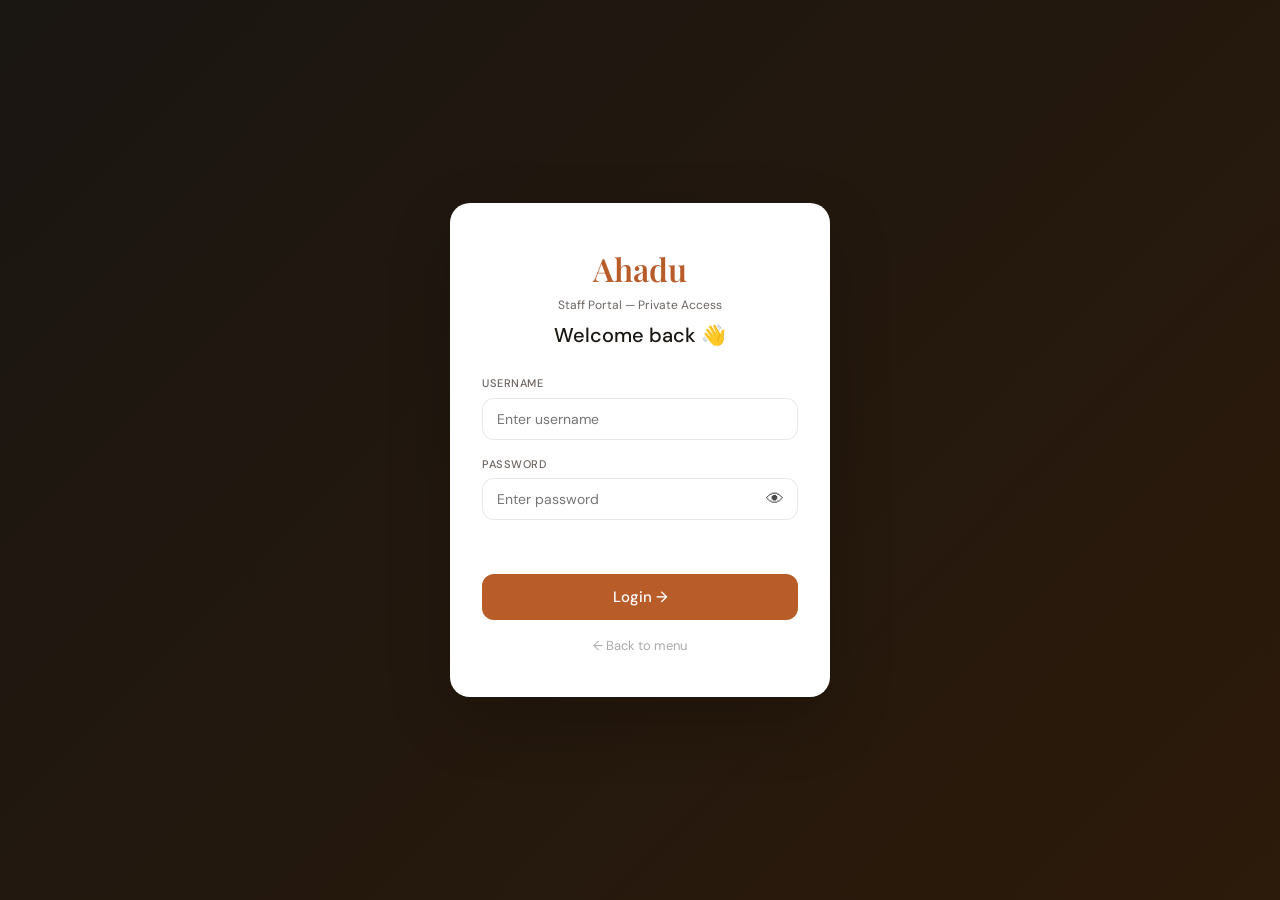
<file: admin.html>
<!DOCTYPE html>
<html lang="en">
<head>
  <meta charset="UTF-8"/>
  <meta name="viewport" content="width=device-width, initial-scale=1.0"/>
  <title>Admin — Ahadu Café</title>
  <meta name="robots" content="noindex, nofollow"/>
  <link rel="stylesheet" href="style.css"/>
  <link href="https://fonts.googleapis.com/css2?family=Playfair+Display:ital,wght@0,500;0,600&family=DM+Sans:opsz,wght@9..40,400;9..40,500&display=swap" rel="stylesheet"/>
</head>
<body class="admin-body">

<!-- LOGIN -->
<div class="a-login" id="aLogin">
  <div class="a-login-bg"></div>
  <div class="a-login-card">
    <div class="alc-logo">Ahadu</div>
    <div class="alc-sub">Staff Portal — Private Access</div>
    <div class="alc-title">Welcome back 👋</div>
    <div class="fg mt">
      <label>Username</label>
      <input type="text" id="lUser" placeholder="Enter username" autocomplete="off" onkeydown="if(event.key==='Enter')doLogin()"/>
    </div>
    <div class="fg">
      <label>Password</label>
      <div style="position:relative">
        <input type="password" id="lPass" placeholder="Enter password" onkeydown="if(event.key==='Enter')doLogin()"/>
        <button class="pw-eye" onclick="togglePw()" type="button">👁</button>
      </div>
    </div>
    <div class="lerr" id="lErr"></div>
    <button class="btn btn-primary" style="width:100%;padding:13px;font-size:15px;margin-top:1.25rem" onclick="doLogin()">Login →</button>
    <a href="index.html" class="back-link">← Back to menu</a>
  </div>
</div>

<!-- DASHBOARD -->
<div class="a-dash" id="aDash" style="display:none">

  <!-- SIDEBAR -->
  <aside class="a-sidebar" id="aSidebar">
    <div class="a-sb-logo">Ahadu</div>
    <div class="a-sb-user" id="sbUser"></div>
    <nav class="a-sb-nav">
      <button class="sbn active" onclick="goTab('dashboard',this)"><span>📊</span>Dashboard</button>
      <button class="sbn" onclick="goTab('orders',this)"><span>📋</span>Live Orders</button>
      <button class="sbn" onclick="goTab('reservations',this)"><span>📅</span>Reservations</button>
      <button class="sbn" onclick="goTab('menu',this)"><span>🍽️</span>Menu Status</button>
      <button class="sbn" id="sbnAdmins" onclick="goTab('admins',this)"><span>👥</span>Manage Admins</button>
      <button class="sbn" onclick="goTab('qr',this)"><span>📱</span>QR Codes</button>
    </nav>
    <button class="a-sb-logout" onclick="doLogout()">← Logout</button>
  </aside>

  <main class="a-main">

    <!-- ══ DASHBOARD ══ -->
    <div class="tpanel" id="tDashboard">
      <div class="a-ph">
        <div><h1 class="a-h1">Dashboard</h1><p class="a-sub" id="dashGreeting"></p></div>
        <button class="btn-sm btn-green" onclick="refreshAll()">↻ Refresh</button>
      </div>

      <!-- STAT CARDS -->
      <div class="dash-stats" id="dashStats"></div>

      <!-- CHARTS ROW -->
      <div class="dash-charts">
        <div class="dash-chart-card">
          <div class="dcc-title">📦 Orders by type (today)</div>
          <div class="donut-wrap" id="donutWrap">
            <canvas id="donutChart" width="160" height="160"></canvas>
            <div class="donut-legend" id="donutLegend"></div>
          </div>
        </div>
        <div class="dash-chart-card">
          <div class="dcc-title">⏱ Orders over time (today)</div>
          <canvas id="lineChart" width="320" height="160" style="max-width:100%"></canvas>
        </div>
      </div>

      <!-- LIVE FEED -->
      <div class="dash-live">
        <div class="dcc-title">🔴 Live order feed <span class="live-dot"></span></div>
        <div id="dashFeed"></div>
      </div>
    </div>

    <!-- ══ LIVE ORDERS ══ -->
    <div class="tpanel" id="tOrders" style="display:none">
      <div class="a-ph">
        <div><h1 class="a-h1">Live Orders</h1><p class="a-sub">Real-time orders from all channels</p></div>
        <div class="a-ph-btns">
          <button class="btn-sm btn-green" onclick="refreshOrders()">↻ Refresh</button>
          <button class="btn-sm btn-red" onclick="clearOrders()">Clear all</button>
        </div>
      </div>
      <div class="orders-summary" id="ordersSummary"></div>
      <div class="a-fbar" style="margin-top:1rem">
        <button class="af active" onclick="filterOrders('all',this)">All</button>
        <button class="af" onclick="filterOrders('dine',this)">🪑 Dine In</button>
        <button class="af" onclick="filterOrders('takeaway',this)">🥡 Takeaway</button>
        <button class="af" onclick="filterOrders('delivery',this)">🛵 Delivery</button>
      </div>
      <div class="orders-wrap" id="ordersWrap"></div>
    </div>

    <!-- ══ RESERVATIONS ══ -->
    <div class="tpanel" id="tReservations" style="display:none">
      <div class="a-ph">
        <div><h1 class="a-h1">Reservations</h1><p class="a-sub">Manage table bookings</p></div>
        <div class="a-ph-btns">
          <button class="btn-sm btn-green" onclick="renderReservations()">↻ Refresh</button>
          <button class="btn-sm btn-red" onclick="clearReservations()">Clear all</button>
        </div>
      </div>
      <!-- Date filter -->
      <div class="res-filter-row">
        <div class="fg" style="max-width:200px;margin:0">
          <label>Filter by date</label>
          <input type="date" id="resFilterDate" onchange="renderReservations()"/>
        </div>
        <div class="res-stats" id="resStats"></div>
      </div>
      <div class="res-list" id="resList"></div>
    </div>

    <!-- ══ MENU STATUS ══ -->
    <div class="tpanel" id="tMenu" style="display:none">
      <div class="a-ph">
        <div><h1 class="a-h1">Menu Status</h1><p class="a-sub">Toggle items available or sold out</p></div>
        <div class="a-ph-btns">
          <button class="btn-sm btn-green" onclick="allAvail()">✓ All Available</button>
          <button class="btn-sm btn-red" onclick="allSoldOut()">✕ All Sold Out</button>
        </div>
      </div>
      <div class="a-fbar">
        <button class="af active" onclick="aFilter('all',this)">All</button>
        <button class="af" onclick="aFilter('burger',this)">🍔 Burgers</button>
        <button class="af" onclick="aFilter('pizza',this)">🍕 Pizza</button>
        <button class="af" onclick="aFilter('noodles',this)">🍜 Noodles</button>
        <button class="af" onclick="aFilter('sides',this)">🍟 Sides</button>
      </div>
      <div class="a-mgrid" id="aMGrid"></div>
    </div>

    <!-- ══ ADMINS ══ -->
    <div class="tpanel" id="tAdmins" style="display:none">
      <div class="a-ph">
        <div><h1 class="a-h1">Manage Admins</h1><p class="a-sub">Add or remove staff with panel access</p></div>
        <button class="btn btn-primary" onclick="openAddAdmin()">+ Add Admin</button>
      </div>
      <div class="admins-wrap" id="adminsWrap"></div>
    </div>

    <!-- ══ QR CODES ══ -->
    <div class="tpanel" id="tQr" style="display:none">
      <div class="a-ph">
        <div><h1 class="a-h1">QR Codes</h1><p class="a-sub">Generate per-table QR codes for scanning</p></div>
      </div>
      <div class="qr-url-row">
        <div class="fg" style="flex:1;max-width:440px">
          <label>Your website URL</label>
          <input type="text" id="qrBaseUrl" value="https://ahaducafe.netlify.app" oninput="renderQrGrid()"/>
        </div>
        <p class="qr-hint">Paste your real Netlify URL. All QR codes update instantly.</p>
      </div>
      <div class="table-count-row">
        <label>Number of tables:</label>
        <div class="table-count-btns">
          <button class="tc-btn active" onclick="setTableCount(5,this)">5</button>
          <button class="tc-btn" onclick="setTableCount(10,this)">10</button>
          <button class="tc-btn" onclick="setTableCount(15,this)">15</button>
          <button class="tc-btn" onclick="setTableCount(20,this)">20</button>
          <button class="tc-btn" onclick="setTableCount(30,this)">30</button>
        </div>
        <button class="btn-sm btn-outline" style="margin-left:auto" onclick="dlAllQr()">⬇ Download All</button>
      </div>
      <div class="general-qr-row">
        <div class="gen-qr-card">
          <div class="gen-qr-label">🌐 General QR — Takeaway / Delivery / Walk-in</div>
          <div class="gen-qr-sub">Put at entrance or counter. Customers choose their order type.</div>
          <div id="generalQrImg" style="margin:12px 0"></div>
          <div style="display:flex;gap:10px;flex-wrap:wrap">
            <button class="btn btn-primary" onclick="dlQr('general',0)">⬇ Download</button>
            <button class="btn-sm btn-outline" onclick="printQr('general',0)">🖨 Print</button>
          </div>
        </div>
      </div>
      <div class="qr-table-grid" id="qrTableGrid"></div>
      <div class="launch-guide" style="margin-top:2rem">
        <div class="lg-title">🚀 How to launch — step by step</div>
        <div class="lg-steps">
          <div class="lg-step"><div class="lg-num">1</div><div><strong>Put all 6 files in one folder</strong><p>index.html, admin.html, style.css, app.js, admin.js, menu-data.js</p></div></div>
          <div class="lg-step"><div class="lg-num">2</div><div><strong>Go to netlify.com</strong><p>Sign up free at <a href="https://netlify.com" target="_blank">netlify.com</a>.</p></div></div>
          <div class="lg-step"><div class="lg-num">3</div><div><strong>Drag & drop your folder</strong><p>Click "Add new site" → "Deploy manually" → drag your folder.</p></div></div>
          <div class="lg-step"><div class="lg-num">4</div><div><strong>Get your URL & paste above</strong><p>Rename to <em>ahaducafe.netlify.app</em> in settings.</p></div></div>
          <div class="lg-step"><div class="lg-num">5</div><div><strong>Print your table QR codes</strong><p>Download each table QR and laminate them on tables.</p></div></div>
          <div class="lg-step lg-step-done"><div class="lg-num">✓</div><div><strong>You're live!</strong><p>Admin at <em>yoursite.netlify.app/admin.html</em> — bookmark it.</p></div></div>
        </div>
      </div>
    </div>

  </main>
</div>

<!-- ADD ADMIN MODAL -->
<div class="overlay" id="addAdminOv" onclick="closeAddAdmin(event)">
  <div class="modal" style="max-width:420px;padding:2rem">
    <button class="modal-x" onclick="closeAddAdminBtn()">✕</button>
    <h3 class="mtitle">Add New Admin</h3>
    <p style="font-size:13px;color:#888;margin-bottom:1.5rem">They log in at <em>yoursite.netlify.app/admin.html</em></p>
    <div class="fg"><label>Full name</label><input type="text" id="nName" placeholder="Sara Tesfaye"/></div>
    <div class="fg"><label>Username</label><input type="text" id="nUser" placeholder="sara"/></div>
    <div class="fg"><label>Password</label><input type="password" id="nPass" placeholder="Min. 6 characters"/></div>
    <div class="fg">
      <label>Role</label>
      <select id="nRole">
        <option value="admin">Admin — manage menu + admins</option>
        <option value="staff">Staff — manage menu only</option>
      </select>
    </div>
    <div class="lerr" id="addErr"></div>
    <button class="btn btn-primary" style="width:100%;padding:13px;margin-top:1rem" onclick="saveAdmin()">Add Admin</button>
  </div>
</div>

<div class="a-toast" id="aToast"></div>
<script src="menu-data.js"></script>
<script src="admin.js"></script>
</body>
</html>
</file>
<file: style.css>
/* Ahadu Café — Complete Stylesheet v6 */
:root{
  --br:#B85C2A;--brd:#8F4520;--brl:#FFF3EC;
  --bg:#FAFAF7;--bg2:#F3EFE8;
  --ink:#1A1612;--ink2:#111;--ink3:#0D0D0D;
  --mu:#6B6460;--sub:#888780;
  --bor:rgba(0,0,0,.09);
  --grn:#27800A;--grnb:#EAF3DE;
  --red:#CC2200;--redb:#FFF0EE;
  --r:12px;--rl:20px;
  --sh:0 8px 40px rgba(0,0,0,.12);
  --shl:0 24px 64px rgba(0,0,0,.18);
}
*,*::before,*::after{box-sizing:border-box;margin:0;padding:0}
html{scroll-behavior:smooth}
body{font-family:'DM Sans',sans-serif;background:var(--bg);color:var(--ink);line-height:1.6;overflow-x:hidden}
img{display:block;max-width:100%}
.cursor,.cursor-dot{display:none!important}

/* KEYFRAMES */
@keyframes fadeUp{from{opacity:0;transform:translateY(28px)}to{opacity:1;transform:translateY(0)}}
@keyframes fadeIn{from{opacity:0}to{opacity:1}}
@keyframes fadeLeft{from{opacity:0;transform:translateX(36px)}to{opacity:1;transform:translateX(0)}}
@keyframes fadeRight{from{opacity:0;transform:translateX(-36px)}to{opacity:1;transform:translateX(0)}}
@keyframes spin{from{transform:rotate(0)}to{transform:rotate(360deg)}}
@keyframes spinR{from{transform:rotate(0)}to{transform:rotate(-360deg)}}
@keyframes float{0%,100%{transform:translateY(0)}50%{transform:translateY(-12px)}}
@keyframes floatA{0%,100%{transform:translateY(0) rotate(-2deg)}50%{transform:translateY(-8px) rotate(-2deg)}}
@keyframes ticker{from{transform:translateX(0)}to{transform:translateX(-50%)}}
@keyframes loaderFill{from{width:0}to{width:100%}}
@keyframes blink{0%,100%{opacity:1}50%{opacity:.2}}
@keyframes pop{0%{transform:scale(0)}60%{transform:scale(1.2)}100%{transform:scale(1)}}
@keyframes ringOut{0%{transform:scale(1);opacity:.5}100%{transform:scale(1.9);opacity:0}}
@keyframes ripple{0%{transform:translate(-50%,-50%) scale(0);opacity:.4}100%{transform:translate(-50%,-50%) scale(5);opacity:0}}
@keyframes glowPulse{0%,100%{box-shadow:0 0 0 rgba(184,92,42,0)}50%{box-shadow:0 0 28px rgba(184,92,42,.35)}}
@keyframes stepPulse{0%,100%{color:var(--br)}50%{color:var(--brd)}}
@keyframes shake{0%,100%{transform:translateX(0)}20%,60%{transform:translateX(-8px)}40%,80%{transform:translateX(8px)}}
@keyframes slideFadeUp{from{opacity:0;transform:translateY(18px)}to{opacity:1;transform:translateY(0)}}
@keyframes dotsBlink{0%,80%,100%{opacity:0}40%{opacity:1}}
@keyframes tableBannerIn{from{opacity:0;transform:translateY(-100%)}to{opacity:1;transform:translateY(0)}}
@keyframes liveFlash{0%,100%{opacity:1}50%{opacity:.3}}

/* AOS */
.aos-init{opacity:0}
.aos-done.aos-fadeUp{animation:fadeUp .65s cubic-bezier(.22,1,.36,1) both}

/* LOADER */
.loader{position:fixed;inset:0;background:var(--ink3);z-index:9999;display:flex;align-items:center;justify-content:center;transition:opacity .7s,visibility .7s}
.loader.out{opacity:0;visibility:hidden}
.loader-inner{text-align:center}
.loader-logo{font-family:'Playfair Display',serif;font-size:56px;font-weight:600;color:#fff;letter-spacing:-1px}
.loader-tagline{font-family:'Playfair Display',serif;font-style:italic;font-size:22px;color:rgba(255,255,255,.35);margin-top:-6px;margin-bottom:1.5rem}
.loader-bar{width:240px;height:3px;background:rgba(255,255,255,.1);border-radius:3px;margin:0 auto 1.25rem;overflow:hidden}
.loader-fill{height:100%;background:linear-gradient(90deg,var(--br),#E8835A);border-radius:3px;animation:loaderFill 1.9s cubic-bezier(.4,0,.2,1) forwards}
.loader-dots{display:flex;gap:8px;justify-content:center}
.loader-dots span{width:6px;height:6px;border-radius:50%;background:rgba(255,255,255,.3);animation:dotsBlink 1.2s ease infinite}
.loader-dots span:nth-child(2){animation-delay:.2s}
.loader-dots span:nth-child(3){animation-delay:.4s}

/* TABLE BANNER */
.table-banner{position:sticky;top:0;z-index:190;background:var(--br);color:#fff;display:flex;align-items:center;justify-content:center;gap:12px;padding:10px 1.5rem;font-size:14px;font-weight:500;animation:tableBannerIn .5s ease}
.table-banner-icon{font-size:18px}
.table-banner-change{margin-left:auto;background:rgba(255,255,255,.2);padding:4px 12px;border-radius:20px;cursor:pointer;font-size:12px;transition:background .2s}
.table-banner-change:hover{background:rgba(255,255,255,.35)}

/* ORDER TYPE BAR */
.order-type-bar{background:#fff;border-bottom:1px solid var(--bor);padding:12px 2.5rem;position:sticky;top:0;z-index:190}
.otb-options{display:flex;gap:10px;justify-content:center}
.ot-btn{display:flex;align-items:center;gap:10px;padding:10px 20px;border-radius:var(--r);border:2px solid var(--bor);background:#fff;font-family:'DM Sans',sans-serif;cursor:pointer;transition:all .2s;font-size:13px}
.ot-btn span:first-child{font-size:20px}
.ot-btn b{font-size:13px;font-weight:500}
.ot-btn:hover{border-color:var(--br);transform:translateY(-1px)}
.ot-btn.active{border-color:var(--br);background:var(--brl)}

/* NAV */
.nav{display:flex;align-items:center;justify-content:space-between;padding:1rem 2.5rem;background:rgba(250,250,247,.93);backdrop-filter:blur(16px);border-bottom:.5px solid var(--bor);position:sticky;top:0;z-index:200;transition:box-shadow .3s}
.nav.scrolled{box-shadow:0 4px 24px rgba(0,0,0,.08)}
.logo{font-family:'Playfair Display',serif;font-size:22px;font-weight:600;text-decoration:none;color:var(--ink)}
.logo em{font-style:italic;font-size:18px;color:var(--mu)}
.nav-links{display:flex;gap:2rem;list-style:none}
.nav-a{font-size:14px;color:var(--mu);text-decoration:none;position:relative;transition:color .2s}
.nav-a::after{content:'';position:absolute;left:0;bottom:-3px;width:0;height:1.5px;background:var(--br);transition:width .25s}
.nav-a:hover{color:var(--ink)}
.nav-a:hover::after{width:100%}
.nav-right{display:flex;align-items:center;gap:8px}
.open-pill{display:flex;align-items:center;gap:6px;font-size:12px;color:var(--grn);background:var(--grnb);padding:5px 13px;border-radius:30px;font-weight:500}
.pulse-dot{width:7px;height:7px;border-radius:50%;background:var(--grn);display:inline-block;animation:blink 1.6s ease infinite}
.pulse-dot.green{background:var(--grn)}
.cart-btn{display:flex;align-items:center;gap:6px;background:var(--ink);color:#fff;border:none;border-radius:50px;padding:9px 16px;font-size:14px;font-family:'DM Sans',sans-serif;font-weight:500;cursor:pointer;transition:background .2s}
.cart-btn:hover{background:#2a2a2a}
.nav-track-btn{display:flex;align-items:center;gap:6px;background:var(--bg2);color:var(--ink);border:1px solid var(--bor);border-radius:50px;padding:8px 14px;font-size:13px;font-family:'DM Sans',sans-serif;font-weight:500;cursor:pointer;transition:all .2s}
.nav-track-btn:hover{border-color:var(--br);color:var(--br)}
.cart-badge{background:var(--br);color:#fff;border-radius:20px;padding:1px 7px;font-size:11px;font-weight:700;min-width:20px;text-align:center}
.cart-badge.pop{animation:pop .3s ease}

/* ORDER TYPE BADGES */
.cart-order-type-badge{font-size:12px;font-weight:500;padding:3px 10px;border-radius:20px;margin-top:4px;display:inline-block}
.badge-table{background:#FFF3EC;color:var(--br)}
.badge-take{background:#EAF3DE;color:var(--grn)}
.badge-delivery{background:#EEF0FF;color:#4444CC}
.badge-dine{background:var(--bg2);color:var(--mu)}
.ot-type-badge{padding:3px 10px;border-radius:20px;font-size:11px;font-weight:500;white-space:nowrap}
.ot-type-badge.dine{background:#FFF3EC;color:var(--br)}
.ot-type-badge.takeaway{background:#EAF3DE;color:var(--grn)}
.ot-type-badge.delivery{background:#EEF0FF;color:#4444CC}

/* CHECKOUT ORDER INFO */
.checkout-order-info{margin-bottom:1rem}
.co-info{padding:10px 14px;border-radius:var(--r);font-size:14px;display:inline-block}
.co-info.dine{background:#FFF3EC;color:var(--br)}
.co-info.take{background:#EAF3DE;color:var(--grn)}
.co-info.deliv{background:#EEF0FF;color:#4444CC}

/* BUTTONS */
.btn{border:none;border-radius:var(--r);padding:11px 24px;font-size:14px;font-family:'DM Sans',sans-serif;font-weight:500;cursor:pointer;transition:all .2s;position:relative;overflow:hidden}
.btn::after{content:'';position:absolute;width:120px;height:120px;border-radius:50%;background:rgba(255,255,255,.22);top:50%;left:50%;transform:translate(-50%,-50%) scale(0);opacity:0;pointer-events:none}
.btn:active::after{animation:ripple .45s ease}
.btn-primary{background:var(--br);color:#fff}
.btn-primary:hover{background:var(--brd);transform:translateY(-2px);box-shadow:0 8px 24px rgba(184,92,42,.3)}
.btn-hero{padding:14px 28px;font-size:15px;border-radius:50px}
.btn-wh{background:#fff;color:var(--br);border-radius:50px}
.btn-wh:hover{background:#f5f5f5;transform:translateY(-1px)}
.btn-link{display:block;text-align:center;background:none;border:none;color:var(--br);font-size:13px;cursor:pointer;margin-top:.75rem;font-family:'DM Sans',sans-serif;text-decoration:underline}
.btn-sm{padding:8px 16px;font-size:13px;font-family:'DM Sans',sans-serif;border-radius:var(--r);border:none;cursor:pointer;transition:all .2s}
.btn-green{background:var(--grnb);color:var(--grn);border:1.5px solid rgba(39,128,10,.2)}
.btn-green:hover{background:var(--grn);color:#fff}
.btn-red{background:var(--redb);color:var(--red);border:1.5px solid rgba(204,34,0,.2)}
.btn-red:hover{background:var(--red);color:#fff}
.btn-outline{background:transparent;color:var(--br);border:1.5px solid var(--br);border-radius:var(--r);padding:8px 16px;font-size:13px;font-family:'DM Sans',sans-serif;cursor:pointer;transition:all .2s}
.btn-outline:hover{background:var(--br);color:#fff}

/* HERO */
.hero{display:grid;grid-template-columns:1fr 1fr;min-height:560px;background:var(--bg2);position:relative;overflow:hidden;padding:0 2.5rem}
.hero-left{display:flex;flex-direction:column;justify-content:center;gap:1.25rem;position:relative;z-index:1;padding:4rem 2rem 4rem 0}
.hero-eyebrow{display:inline-flex;align-items:center;gap:10px;font-size:11px;color:var(--br);font-weight:500;letter-spacing:1.2px;text-transform:uppercase}
.eyebrow-line{width:28px;height:1.5px;background:var(--br)}
.hero-h1{font-family:'Playfair Display',serif;font-size:56px;font-weight:600;line-height:1.08;letter-spacing:-1px}
.hero-em{font-style:italic;color:var(--br)}
.hero-p{font-size:15px;color:var(--mu);line-height:1.75;max-width:380px}
.hero-btns{display:flex;align-items:center;gap:1.5rem;flex-wrap:wrap;margin-top:.5rem}
.hero-stats{display:flex;align-items:center;gap:12px}
.h-stat{text-align:center}
.h-stat b{display:block;font-family:'Playfair Display',serif;font-size:18px;font-weight:600}
.h-stat span{font-size:11px;color:var(--mu)}
.h-divider{width:1px;height:30px;background:var(--bor)}
.hero-right{display:flex;align-items:center;justify-content:center;position:relative;z-index:1;padding:3rem 0}
.hero-orbit-wrap{position:relative;width:340px;height:340px;display:flex;align-items:center;justify-content:center}
.orbit{position:absolute;border-radius:50%;border:1.5px dashed rgba(184,92,42,.2)}
.o1{width:340px;height:340px;animation:spin 35s linear infinite}
.o2{width:260px;height:260px;animation:spinR 22s linear infinite}
.hero-circle{width:290px;height:290px;border-radius:50%;overflow:hidden;box-shadow:var(--shl);border:5px solid #fff;animation:float 4.5s ease-in-out infinite}
.hero-img-photo{width:100%;height:100%;object-fit:cover;transition:opacity .5s}
.hero-float{position:absolute;background:#fff;border-radius:var(--r);padding:12px 16px;box-shadow:var(--sh);border:.5px solid var(--bor);font-size:13px;font-weight:500}
.hf1{bottom:55px;left:0;animation:floatA 3.5s ease-in-out infinite}
.hf2{top:60px;right:0;animation:float 3s ease-in-out infinite .5s;white-space:nowrap}
.hf-stars{color:#E8A020;font-size:11px;margin-bottom:3px}
.hf-price{color:var(--br);font-family:'Playfair Display',serif;font-size:16px;font-weight:600;margin-top:2px}

/* MARQUEE */
.marquee-outer{overflow:hidden;background:var(--ink);padding:14px 0}
.marquee-track{display:flex;gap:2.5rem;white-space:nowrap;width:max-content;animation:ticker 30s linear infinite;font-size:14px;color:#F3EFE8;align-items:center}
.marquee-track b{color:var(--br);font-weight:400;font-size:18px}

/* SECTION */
.section{padding:4rem 2.5rem}
.sec-head{margin-bottom:2rem}
.sec-eyebrow{font-size:11px;color:var(--br);font-weight:500;letter-spacing:1.2px;text-transform:uppercase;margin-bottom:6px}
.sec-title{font-family:'Playfair Display',serif;font-size:32px;font-weight:500;line-height:1.2}
.sec-title em{font-style:italic;color:var(--br)}

/* CATEGORY BAR */
.cat-bar{display:flex;gap:8px;flex-wrap:wrap;margin-bottom:1.75rem}
.cat{padding:9px 20px;border-radius:30px;border:1.5px solid var(--bor);background:#fff;font-size:13px;font-family:'DM Sans',sans-serif;color:var(--mu);cursor:pointer;transition:all .25s}
.cat:hover{border-color:var(--br);color:var(--br)}
.cat.active{background:var(--br);color:#fff;border-color:var(--br);box-shadow:0 4px 14px rgba(184,92,42,.3)}

/* MENU GRID */
.menu-grid{display:grid;grid-template-columns:repeat(auto-fill,minmax(240px,1fr));gap:20px}
.mcard{background:#fff;border:.5px solid var(--bor);border-radius:var(--rl);overflow:hidden;cursor:pointer;position:relative;transition:transform .35s cubic-bezier(.22,1,.36,1),box-shadow .35s;animation:slideFadeUp .5s ease both}
.mcard:hover{transform:translateY(-8px) scale(1.01);box-shadow:0 20px 50px rgba(0,0,0,.13)}
.mcard.featured{border:2px solid var(--br)}
.mcard.sold-out{opacity:.65;filter:grayscale(25%)}
.mcard.sold-out:hover{transform:none;box-shadow:none;cursor:not-allowed}
.mcard-feat{background:var(--br);color:#fff;font-size:10px;font-weight:600;padding:5px 14px;letter-spacing:1px;text-transform:uppercase;text-align:center}
.sold-ribbon{position:absolute;top:0;left:0;right:0;background:rgba(204,34,0,.9);color:#fff;font-size:11px;font-weight:600;padding:5px;text-align:center;letter-spacing:1px;z-index:5}
.sold-lbl{font-size:13px;color:var(--red);font-weight:500}
.mcard-img{height:175px;overflow:hidden;position:relative}
.mcard-img img{width:100%;height:100%;object-fit:cover;transition:transform .5s}
.mcard:not(.sold-out):hover .mcard-img img{transform:scale(1.08)}
.mcard-overlay{position:absolute;inset:0;background:linear-gradient(to top,rgba(0,0,0,.25),transparent);opacity:0;transition:opacity .3s}
.mcard:not(.sold-out):hover .mcard-overlay{opacity:1}
.mcard-tag{position:absolute;top:10px;left:10px;background:rgba(0,0,0,.55);backdrop-filter:blur(6px);color:#fff;font-size:10px;font-weight:500;padding:4px 10px;border-radius:20px}
.mcard-body{padding:14px}
.mcard-name{font-size:15px;font-weight:500;margin-bottom:4px}
.mcard-desc{font-size:12px;color:var(--mu);line-height:1.55;margin-bottom:12px}
.mcard-foot{display:flex;align-items:center;justify-content:space-between}
.mcard-price{font-family:'Playfair Display',serif;font-size:18px;font-weight:500;color:var(--br)}
.mcard-btn{background:var(--br);color:#fff;border:none;border-radius:10px;padding:8px 16px;font-size:13px;font-family:'DM Sans',sans-serif;font-weight:500;cursor:pointer;transition:background .2s,transform .15s}
.mcard-btn:hover{background:var(--brd);transform:scale(1.04)}

/* RESERVATION SECTION */
.reserve-section{background:var(--bg2)}
.reserve-card{display:grid;grid-template-columns:1fr 300px;gap:2.5rem;align-items:start}
.rs-step{background:#fff;border-radius:var(--rl);padding:1.5rem;border:.5px solid var(--bor)}
.rs-step-title{font-size:15px;font-weight:500;margin-bottom:1rem;color:var(--ink)}
.rs-row{display:grid;grid-template-columns:1fr 1fr;gap:12px}
.rs-field{display:flex;flex-direction:column;gap:5px}
.rs-field label{font-size:11px;font-weight:500;color:var(--mu);text-transform:uppercase;letter-spacing:.5px}
.rs-field input,.rs-field select{padding:10px 14px;border-radius:var(--r);border:1.5px solid var(--bor);font-family:'DM Sans',sans-serif;font-size:14px;color:var(--ink);transition:border-color .2s,box-shadow .2s}
.rs-field input:focus,.rs-field select:focus{outline:none;border-color:var(--br);box-shadow:0 0 0 3px rgba(184,92,42,.1)}

/* TIME SLOTS */
.time-slots{display:flex;flex-wrap:wrap;gap:8px;margin-top:4px}
.ts-hint{font-size:13px;color:var(--mu);padding:8px 0}
.ts-slot{padding:8px 14px;border-radius:var(--r);border:1.5px solid var(--bor);background:#fff;font-family:'DM Sans',sans-serif;font-size:13px;cursor:pointer;transition:all .2s;min-width:90px;text-align:center}
.ts-free:hover{border-color:var(--br);color:var(--br)}
.ts-selected{background:var(--br)!important;color:#fff!important;border-color:var(--br)!important;font-weight:500}
.ts-booked{background:var(--bg2);color:#bbb;cursor:not-allowed;border-color:var(--bor)}
.ts-full{display:block;font-size:10px;color:#bbb;margin-top:2px}
.reserve-btn{width:100%;padding:14px;font-size:15px;margin-top:1.5rem;border-radius:50px;animation:glowPulse 3s ease infinite}

/* Reserve info cards */
.reserve-info{display:flex;flex-direction:column;gap:14px}
.ri-card{background:#fff;border-radius:var(--rl);padding:1.25rem;border:.5px solid var(--bor)}
.ri-icon{font-size:28px;margin-bottom:8px}
.ri-title{font-size:14px;font-weight:500;margin-bottom:8px;color:var(--ink)}
.ri-row{display:flex;justify-content:space-between;font-size:13px;color:var(--mu);padding:4px 0;border-bottom:.5px solid var(--bor)}
.ri-row:last-child{border-bottom:none}
.ri-text{font-size:13px;color:var(--mu);line-height:1.6}

/* Reservation confirmation */
.res-confirm-details{background:var(--bg2);border-radius:var(--r);padding:1rem;margin-top:1rem;text-align:left}
.rcd-row{display:flex;justify-content:space-between;font-size:13px;padding:6px 0;border-bottom:.5px solid var(--bor)}
.rcd-row:last-of-type{border-bottom:none}
.rcd-row span:first-child{color:var(--mu)}
.rcd-row span:last-child{font-weight:500}
.rcd-note{font-size:12px;color:var(--br);margin-top:8px;text-align:center}

/* PROMO */
.promo-band{background:linear-gradient(135deg,#1A1612,#2C1A0A);padding:2.5rem;display:flex;align-items:center;gap:1.5rem;position:relative;overflow:hidden;flex-wrap:wrap}
.promo-glow{position:absolute;width:300px;height:300px;border-radius:50%;background:rgba(184,92,42,.15);filter:blur(60px);right:-50px;top:-80px;pointer-events:none}
.promo-left{display:flex;align-items:center;gap:1.25rem;flex:1}
.promo-icon{font-size:44px}
.promo-title{font-family:'Playfair Display',serif;font-size:22px;font-weight:500;color:#fff;margin-bottom:4px}
.promo-sub{font-size:13px;color:var(--sub)}
.promo-sub strong{color:var(--br)}

/* ABOUT */
.about-sec{display:grid;grid-template-columns:1fr 1fr;background:var(--ink2)}
.about-img-side{position:relative;overflow:hidden;min-height:360px}
.about-photo{width:100%;height:100%;object-fit:cover;opacity:.55;transition:opacity .4s,transform 6s}
.about-img-side:hover .about-photo{opacity:.7;transform:scale(1.04)}
.about-badge{position:absolute;bottom:2rem;right:2rem;background:var(--br);color:#fff;padding:18px 22px;border-radius:var(--r);text-align:center}
.ab-num{font-family:'Playfair Display',serif;font-size:30px;font-weight:600}
.ab-lbl{font-size:12px;opacity:.85}
.about-text-side{padding:4rem 3.5rem;display:flex;flex-direction:column;justify-content:center;gap:1.2rem}
.about-h2{font-family:'Playfair Display',serif;font-size:30px;font-weight:500;color:#F3EFE8;line-height:1.3}
.about-h2 em{font-style:italic;color:var(--br)}
.about-p{font-size:14px;color:var(--sub);line-height:1.8}
.about-stats{display:flex;gap:12px;margin-top:.5rem}
.as-card{flex:1;background:rgba(255,255,255,.05);border:.5px solid rgba(255,255,255,.08);border-radius:var(--r);padding:16px;text-align:center}
.as-n{font-family:'Playfair Display',serif;font-size:24px;font-weight:500;color:var(--br)}
.as-l{font-size:11px;color:var(--sub);margin-top:3px}

/* FOOTER */
.footer{background:var(--ink2)}
.footer-grid{display:grid;grid-template-columns:1fr 1fr 1fr;gap:2rem;padding:3rem 2.5rem}
.f-logo{font-family:'Playfair Display',serif;font-size:20px;color:#F3EFE8;margin-bottom:8px}
.f-tag{font-size:13px;color:var(--sub)}
.f-head{font-size:11px;color:var(--br);font-weight:500;letter-spacing:.5px;text-transform:uppercase;margin-bottom:14px}
.f-item{font-size:13px;color:var(--sub);margin-bottom:8px;display:flex;align-items:center;gap:6px}
.f-item.open{color:var(--grn)!important}
.footer-bot{padding:1rem 2.5rem;background:var(--ink3);display:flex;justify-content:space-between;font-size:12px;color:#5F5E5A;flex-wrap:wrap;gap:.5rem}

/* OVERLAY & MODAL */
.overlay{position:fixed;inset:0;background:rgba(0,0,0,.6);backdrop-filter:blur(5px);z-index:500;display:flex;align-items:center;justify-content:center;opacity:0;pointer-events:none;transition:opacity .3s;padding:1rem}
.overlay.open{opacity:1;pointer-events:all}
.sov{background:rgba(0,0,0,.75)}
.modal{background:#fff;border-radius:var(--rl);width:100%;max-width:530px;max-height:90vh;overflow-y:auto;position:relative;transform:translateY(40px) scale(.95);transition:transform .38s cubic-bezier(.34,1.4,.64,1)}
.overlay.open .modal{transform:translateY(0) scale(1)}
.modal-x{position:absolute;top:14px;right:14px;background:rgba(0,0,0,.07);border:none;border-radius:50%;width:34px;height:34px;font-size:16px;cursor:pointer;z-index:10;transition:background .2s}
.modal-x:hover{background:rgba(0,0,0,.14)}
.modal-img-wrap{height:230px;overflow:hidden;border-radius:var(--rl) var(--rl) 0 0}
.modal-img-wrap img{width:100%;height:100%;object-fit:cover;transition:transform .5s}
.modal-img-wrap:hover img{transform:scale(1.04)}
.modal-body{padding:1.75rem}
.mbadge{display:inline-block;background:var(--brl);color:var(--br);font-size:11px;font-weight:500;padding:4px 12px;border-radius:20px;margin-bottom:8px}
.mtitle{font-family:'Playfair Display',serif;font-size:24px;font-weight:600;margin-bottom:6px}
.mdesc{font-size:14px;color:var(--mu);line-height:1.65;margin-bottom:1.25rem}
.mprice-row{display:flex;align-items:center;justify-content:space-between;padding-bottom:1.25rem;border-bottom:.5px solid var(--bor);margin-bottom:1.25rem}
.mprice{font-family:'Playfair Display',serif;font-size:28px;font-weight:600;color:var(--br)}
.qty-ctrl{display:flex;align-items:center;gap:14px}
.qty-btn{width:36px;height:36px;border-radius:50%;border:2px solid var(--br);background:#fff;color:var(--br);font-size:20px;cursor:pointer;display:flex;align-items:center;justify-content:center;transition:all .2s;line-height:1}
.qty-btn:hover{background:var(--br);color:#fff}
#qtyNum{font-size:20px;font-weight:500;min-width:28px;text-align:center}
.m-divider{height:.5px;background:var(--bor);margin:0 0 1.25rem}
.m-sec{margin-bottom:1.5rem}
.m-sec-title{font-size:14px;font-weight:500;margin-bottom:10px}
.m-hint{font-size:12px;color:var(--mu);font-weight:400}
.ing-wrap,.ext-wrap{display:flex;flex-wrap:wrap;gap:8px}
.ichip,.echip{display:flex;align-items:center;gap:6px;padding:8px 14px;border-radius:30px;border:1.5px solid var(--bor);background:#fff;font-size:13px;cursor:pointer;user-select:none;transition:all .2s}
.ichip:hover,.echip:hover{border-color:var(--br);transform:scale(1.02)}
.ichip.off{background:#FFF0F0;border-color:#FFAAAA;color:#CC0000;text-decoration:line-through;opacity:.7}
.echip.on{background:var(--brl);border-color:var(--br);color:var(--br)}
.eprice{font-size:11px;color:var(--mu)}
.echip.on .eprice{color:var(--br)}
.note-ta{width:100%;padding:11px 14px;border-radius:var(--r);border:1.5px solid var(--bor);font-family:'DM Sans',sans-serif;font-size:13px;resize:none;height:72px;transition:border-color .2s;margin-bottom:1.25rem}
.note-ta:focus{outline:none;border-color:var(--br);box-shadow:0 0 0 3px rgba(184,92,42,.1)}
.btn-add{width:100%;padding:15px;font-size:15px;border-radius:50px}

/* OT MODAL */
.ot-modal{max-width:400px;padding:2rem}
.ot-modal-options{display:flex;flex-direction:column;gap:10px}
.ot-modal-btn{display:flex;align-items:center;gap:14px;padding:14px 16px;border-radius:var(--r);border:2px solid var(--bor);background:#fff;font-family:'DM Sans',sans-serif;cursor:pointer;transition:all .2s;text-align:left;width:100%}
.ot-modal-btn span:first-child{font-size:26px;flex-shrink:0}
.ot-modal-btn b{display:block;font-size:14px;font-weight:500}
.ot-modal-btn p{font-size:12px;color:var(--mu);margin:0}
.ot-modal-btn:hover{border-color:var(--br);background:var(--brl)}
.ot-check{margin-left:auto;font-size:18px;color:var(--br);font-weight:700}

/* 3D CARD */
.card-3d{width:100%;height:175px;perspective:1000px;margin-bottom:1.25rem;position:relative}
.card-front,.card-back{position:absolute;inset:0;border-radius:16px;padding:20px 22px;backface-visibility:hidden;transition:transform .6s cubic-bezier(.4,0,.2,1)}
.card-front{background:linear-gradient(135deg,#1A1612,#3D2510,#1A1612);transform:rotateY(0)}
.card-back{background:linear-gradient(135deg,#2a2a2a,#1A1612);transform:rotateY(180deg)}
.card-3d.flipped .card-front{transform:rotateY(-180deg)}
.card-3d.flipped .card-back{transform:rotateY(0)}
.card-front::before{content:'';position:absolute;inset:0;background:radial-gradient(ellipse at 70% 50%,rgba(184,92,42,.3),transparent 70%);border-radius:16px}
.card-front-top{display:flex;align-items:center;justify-content:space-between;margin-bottom:24px;position:relative;z-index:1}
.card-chip{color:rgba(255,255,255,.8);font-size:16px;letter-spacing:-2px}
.card-brand{color:#fff;font-size:14px;font-weight:700;letter-spacing:1px}
.card-num{color:#fff;font-size:16px;letter-spacing:3px;font-family:monospace;margin-bottom:14px;position:relative;z-index:1}
.card-bottom{display:flex;gap:2rem;position:relative;z-index:1}
.card-lbl{font-size:10px;color:rgba(255,255,255,.5);text-transform:uppercase;letter-spacing:.5px;margin-bottom:3px}
.card-val{color:#fff;font-size:13px;font-weight:500}
.card-stripe{height:40px;background:rgba(0,0,0,.5);margin:-20px -22px 18px;position:relative;z-index:1}
.card-cvv-row{display:flex;justify-content:flex-end;align-items:center;gap:10px;position:relative;z-index:1}
.card-cvv-lbl{color:rgba(255,255,255,.5);font-size:12px}
.card-cvv-val{background:#fff;color:#333;padding:4px 12px;border-radius:4px;font-family:monospace;font-size:14px}

/* CHECKOUT FORMS */
.checkout-modal{max-width:490px;padding:2rem}
.pay-tabs{display:flex;gap:8px;margin-bottom:1.5rem}
.ptab{flex:1;padding:11px;border-radius:var(--r);border:1.5px solid var(--bor);background:#fff;font-size:13px;font-family:'DM Sans',sans-serif;color:var(--mu);cursor:pointer;transition:all .2s}
.ptab:hover{border-color:var(--br);color:var(--br)}
.ptab.active{background:var(--br);color:#fff;border-color:var(--br);box-shadow:0 4px 14px rgba(184,92,42,.3)}
.fg{margin-bottom:1rem}
.fg label{display:block;font-size:11px;font-weight:500;color:var(--mu);margin-bottom:5px;text-transform:uppercase;letter-spacing:.5px}
.fg input,.fg select{width:100%;padding:11px 14px;border-radius:var(--r);border:1.5px solid var(--bor);font-family:'DM Sans',sans-serif;font-size:14px;color:var(--ink);transition:border-color .2s,box-shadow .2s;background:#fff}
.fg input:focus,.fg select:focus{outline:none;border-color:var(--br);box-shadow:0 0 0 3px rgba(184,92,42,.1)}
.fg-row{display:grid;grid-template-columns:1fr 1fr;gap:12px}
.pw-eye{position:absolute;right:10px;top:50%;transform:translateY(-50%);background:none;border:none;font-size:18px;cursor:pointer;padding:4px;line-height:1;z-index:2;opacity:.7;transition:opacity .15s}.pw-eye:hover{opacity:1}
.bank-box{background:var(--bg2);border-radius:var(--r);padding:1.25rem;border:1px solid var(--bor)}
.bank-title{font-size:12px;font-weight:500;color:var(--br);text-transform:uppercase;letter-spacing:.5px;margin-bottom:12px}
.brow{display:flex;justify-content:space-between;font-size:13px;padding:7px 0;border-bottom:.5px solid var(--bor)}
.brow:last-child{border-bottom:none}
.brow span{color:var(--mu)}
.bank-note{font-size:12px;color:var(--mu);line-height:1.5}
.cash-box{background:var(--grnb);border-radius:var(--r);padding:1.5rem;text-align:center;margin-bottom:1rem}
.cash-title{font-size:16px;font-weight:500;color:var(--grn);margin-bottom:6px}
.cash-desc{font-size:13px;color:#3B5E1F;line-height:1.5}
.check-total-row{display:flex;justify-content:space-between;align-items:center;padding:1rem 0;border-top:.5px solid var(--bor);margin-top:.5rem}
.check-total-amt{font-family:'Playfair Display',serif;font-size:24px;font-weight:600;color:var(--br)}
.mt{margin-top:1.5rem}

/* CART */
.cart-bg{position:fixed;inset:0;background:rgba(0,0,0,.4);z-index:350;opacity:0;pointer-events:none;transition:opacity .3s}
.cart-bg.open{opacity:1;pointer-events:all}
.cart-panel{position:fixed;top:0;right:0;bottom:0;width:400px;max-width:95vw;background:#fff;z-index:400;display:flex;flex-direction:column;transform:translateX(100%);transition:transform .38s cubic-bezier(.4,0,.2,1);box-shadow:var(--shl)}
.cart-panel.open{transform:translateX(0)}
.cart-hd{display:flex;align-items:flex-start;justify-content:space-between;padding:1.25rem 1.5rem;border-bottom:.5px solid var(--bor)}
.cart-htitle{font-family:'Playfair Display',serif;font-size:20px;font-weight:500}
.cart-body{flex:1;overflow-y:auto;padding:1rem 1.5rem}
.cart-empty{display:flex;flex-direction:column;align-items:center;justify-content:center;height:220px;color:var(--mu);text-align:center}
.ci{display:flex;gap:12px;padding:14px 0;border-bottom:.5px solid var(--bor);animation:fadeUp .3s ease}
.ci-img{width:60px;height:60px;border-radius:12px;object-fit:cover;flex-shrink:0}
.ci-info{flex:1}
.ci-name{font-size:14px;font-weight:500;margin-bottom:5px}
.ci-ft{display:flex;align-items:center;justify-content:space-between;gap:8px;flex-wrap:wrap}
.ci-price{font-size:15px;font-weight:500;color:var(--br)}
.ci-actions{display:flex;align-items:center;gap:6px}
.ci-expand-btn{display:inline-flex;align-items:center;gap:4px;background:var(--bg2);border:1px solid var(--bor);border-radius:20px;padding:4px 10px;font-size:12px;color:var(--mu);cursor:pointer;transition:all .2s;font-family:'DM Sans',sans-serif}
.ci-expand-btn:hover,.ci-expand-btn.expanded{background:var(--brl);border-color:var(--br);color:var(--br)}
.oc-expand-icon{font-size:9px}
.ci-details{margin-top:8px;background:var(--bg2);border-radius:var(--r);padding:10px 12px;animation:fadeUp .2s ease}
.ci-detail-row{display:flex;align-items:baseline;justify-content:space-between;gap:8px;padding:5px 0;font-size:12px;border-bottom:.5px solid var(--bor)}
.ci-detail-row:last-child{border-bottom:none}
.ci-detail-label{font-weight:500;white-space:nowrap;flex-shrink:0}
.ci-detail-row.removed .ci-detail-label{color:var(--red)}
.ci-detail-row.removed span:last-child{color:var(--red);opacity:.8}
.ci-detail-row.extra .ci-detail-label{color:var(--grn)}
.ci-detail-price{color:var(--grn);font-weight:500}
.ci-rm{background:none;border:none;color:#CC0000;font-size:18px;cursor:pointer;padding:2px 6px;border-radius:6px;transition:background .2s;line-height:1}
.ci-rm:hover{background:#FFF0F0}
.cart-foot{padding:1.25rem 1.5rem;border-top:.5px solid var(--bor)}
.cfoot-row{display:flex;justify-content:space-between;font-size:14px;color:var(--mu);margin-bottom:8px}
.cfoot-total{font-weight:500;color:var(--ink);font-size:16px;padding-top:10px;border-top:.5px solid var(--bor);margin-top:4px}

/* SUCCESS */
.sbox{background:#fff;border-radius:var(--rl);padding:2.5rem 2rem;max-width:420px;width:100%;text-align:center;transform:scale(.85);transition:transform .4s cubic-bezier(.34,1.4,.64,1)}
.sov.open .sbox{transform:scale(1)}
.srings{position:relative;width:88px;height:88px;margin:0 auto 1.5rem;display:flex;align-items:center;justify-content:center}
.sring{position:absolute;border-radius:50%;border:2.5px solid rgba(39,128,10,.25)}
.sr1{width:88px;height:88px;animation:ringOut 1.8s ease-out infinite}
.sr2{width:66px;height:66px;animation:ringOut 1.8s ease-out .4s infinite}
.scheck{width:56px;height:56px;border-radius:50%;background:var(--grn);color:#fff;font-size:28px;display:flex;align-items:center;justify-content:center;animation:pop .5s cubic-bezier(.34,1.4,.64,1) .2s both;position:relative;z-index:1}
.stitle{font-family:'Playfair Display',serif;font-size:28px;font-weight:600;margin-bottom:10px}
.sdesc{font-size:14px;color:var(--mu);line-height:1.6;margin-bottom:1rem}
.sref{background:var(--bg2);border-radius:var(--r);padding:10px 16px;font-size:13px;font-weight:500;color:var(--br);margin-bottom:1.5rem}
.ssteps{display:flex;align-items:center;justify-content:center;gap:8px}
.ss{display:flex;flex-direction:column;align-items:center;gap:4px;font-size:11px;color:var(--mu);transition:color .3s}
.ss span{font-size:22px}
.ss.active{color:var(--br);animation:stepPulse 1.8s ease infinite}
.ss-line{width:28px;height:1.5px;background:var(--bor)}

/* ORDER TRACKING MODAL */
.tracking-modal{max-width:520px;padding:2rem}
.track-search{display:flex;gap:10px;margin-bottom:1.5rem}
.track-search input{flex:1;padding:11px 14px;border-radius:var(--r);border:1.5px solid var(--bor);font-family:'DM Sans',sans-serif;font-size:14px;color:var(--ink);transition:border-color .2s}
.track-search input:focus{outline:none;border-color:var(--br);box-shadow:0 0 0 3px rgba(184,92,42,.1)}
.tr-error{background:var(--redb);color:var(--red);padding:10px 14px;border-radius:var(--r);font-size:13px}
.track-recent{margin-top:1rem}
.tr-recent-title{font-size:12px;color:var(--mu);font-weight:500;text-transform:uppercase;letter-spacing:.5px;margin-bottom:8px}
.tr-recent-item{display:flex;justify-content:space-between;align-items:center;padding:10px 14px;background:var(--bg2);border-radius:var(--r);margin-bottom:6px;cursor:pointer;transition:background .2s;border:.5px solid var(--bor)}
.tr-recent-item:hover{background:var(--brl);border-color:var(--br)}
.tr-ri-left{display:flex;flex-direction:column;gap:2px}
.tr-ri-id{font-family:monospace;font-size:12px;color:var(--br);font-weight:600}
.tr-ri-name{font-size:13px;color:var(--ink)}
.tr-ri-right{text-align:right}
.tr-ri-price{font-size:13px;font-weight:500;color:var(--br);display:block}
.tr-ri-time{font-size:11px;color:var(--mu)}

/* Track Card */
.track-card{background:var(--bg2);border-radius:var(--rl);overflow:hidden;border:.5px solid var(--bor)}
.tc-header{display:flex;gap:14px;padding:14px;background:#fff;border-bottom:.5px solid var(--bor)}
.tc-img-wrap{flex-shrink:0}
.tc-img{width:64px;height:64px;border-radius:12px;object-fit:cover}
.tc-img-ph{width:64px;height:64px;border-radius:12px;background:var(--bg2);display:flex;align-items:center;justify-content:center;font-size:28px}
.tc-info{flex:1}
.tc-name{font-size:15px;font-weight:500;margin-bottom:6px}
.tc-meta{display:flex;gap:8px;align-items:center;flex-wrap:wrap;margin-bottom:4px}
.tc-id{font-family:monospace;font-size:11px;color:var(--mu)}
.tc-price{font-size:15px;font-weight:500;color:var(--br);margin-top:2px}
.tc-details{margin-top:8px;background:var(--bg2);border-radius:var(--r);padding:8px 10px}
.tr-detail-row{font-size:12px;padding:4px 0;border-bottom:.5px solid var(--bor)}
.tr-detail-row:last-child{border-bottom:none}
.tr-detail-row.removed{color:var(--red)}
.tr-detail-row.extra{color:var(--grn)}
.tr-detail-row.note{color:var(--mu)}

/* Status track */
.tc-status-track{display:flex;align-items:center;padding:20px 16px;background:#fff;margin-top:.5px}
.tcs-step{display:flex;flex-direction:column;align-items:center;gap:6px;flex:1}
.tcs-circle{width:44px;height:44px;border-radius:50%;background:var(--bg2);border:2px solid var(--bor);display:flex;align-items:center;justify-content:center;font-size:18px;transition:all .4s}
.tcs-label{font-size:11px;color:var(--mu);text-align:center;transition:color .4s}
.tcs-done .tcs-circle{background:var(--grnb);border-color:var(--grn);color:var(--grn)}
.tcs-done .tcs-label{color:var(--grn)}
.tcs-active .tcs-circle{background:var(--br);border-color:var(--br);color:#fff;box-shadow:0 0 0 4px rgba(184,92,42,.2);animation:pop .5s ease}
.tcs-active .tcs-label{color:var(--br);font-weight:500}
.tcs-line{flex:1;height:2px;background:var(--bor);margin-bottom:16px;transition:background .4s}
.tcs-line-done{background:var(--grn)}
.tc-eta{text-align:center;padding:12px 16px;font-size:13px;font-weight:500;color:var(--mu)}

/* TOAST */
.toast-msg{position:fixed;bottom:2.5rem;left:50%;transform:translateX(-50%);background:var(--ink);color:#fff;padding:12px 28px;border-radius:50px;font-size:14px;z-index:9999;box-shadow:var(--sh);white-space:nowrap;animation:fadeUp .3s ease;pointer-events:none}

/* ══ ADMIN ══════════════════════════════════════════ */
.admin-body{background:#F2F2F0;min-height:100vh}
.a-login{min-height:100vh;display:flex;align-items:center;justify-content:center;padding:1rem;position:relative}
.a-login-bg{position:absolute;inset:0;background:linear-gradient(135deg,#1A1612,#2C1A0A)}
.a-login-card{background:#fff;border-radius:var(--rl);padding:2.5rem 2rem;width:100%;max-width:380px;box-shadow:var(--shl);animation:fadeUp .5s ease;position:relative;z-index:1}
.alc-logo{font-family:'Playfair Display',serif;font-size:32px;font-weight:600;text-align:center;margin-bottom:2px;color:var(--br)}
.alc-sub{text-align:center;font-size:12px;color:var(--mu);margin-bottom:4px}
.alc-title{text-align:center;font-size:20px;font-weight:500;margin-bottom:1.5rem}
.lerr{font-size:13px;color:var(--red);margin-top:8px;min-height:18px;text-align:center}
.back-link{display:block;text-align:center;margin-top:1rem;font-size:13px;color:#aaa;text-decoration:none}
.back-link:hover{color:var(--br)}
.a-dash{display:flex;min-height:100vh}
.a-sidebar{width:220px;background:var(--ink);display:flex;flex-direction:column;position:fixed;top:0;left:0;bottom:0;z-index:100}
.a-sb-logo{font-family:'Playfair Display',serif;font-size:22px;font-weight:600;color:var(--br);padding:1.5rem 1.5rem .5rem;border-bottom:.5px solid rgba(255,255,255,.08);margin-bottom:.5rem}
.a-sb-user{font-size:11px;color:rgba(255,255,255,.4);padding:.5rem 1.5rem 1rem;border-bottom:.5px solid rgba(255,255,255,.06);margin-bottom:.5rem}
.a-sb-nav{padding:.5rem 0;flex:1;display:flex;flex-direction:column;gap:2px}
.sbn{display:flex;align-items:center;gap:10px;padding:11px 1.5rem;font-size:14px;color:rgba(255,255,255,.55);cursor:pointer;transition:all .2s;border:none;background:none;font-family:'DM Sans',sans-serif;width:100%;text-align:left;border-left:3px solid transparent}
.sbn:hover{background:rgba(255,255,255,.06);color:#fff}
.sbn.active{background:rgba(184,92,42,.2);color:var(--br);border-left-color:var(--br)}
.a-sb-logout{margin:1.5rem;background:rgba(255,255,255,.07);color:rgba(255,255,255,.6);border:none;border-radius:var(--r);padding:9px;font-size:13px;font-family:'DM Sans',sans-serif;cursor:pointer;transition:background .2s}
.a-sb-logout:hover{background:rgba(255,255,255,.12)}
.a-main{margin-left:220px;flex:1;padding:2rem;min-height:100vh}
.tpanel{animation:fadeIn .3s ease}
.a-ph{display:flex;align-items:flex-start;justify-content:space-between;margin-bottom:1.5rem;flex-wrap:wrap;gap:1rem}
.a-h1{font-family:'Playfair Display',serif;font-size:28px;font-weight:500;margin-bottom:4px}
.a-sub{font-size:13px;color:var(--mu)}
.a-ph-btns{display:flex;gap:10px}
.a-fbar{display:flex;gap:8px;flex-wrap:wrap;margin-bottom:1.5rem}
.af{padding:7px 16px;border-radius:30px;border:1.5px solid var(--bor);background:#fff;font-size:13px;font-family:'DM Sans',sans-serif;color:var(--mu);cursor:pointer;transition:all .2s}
.af:hover{border-color:var(--br);color:var(--br)}
.af.active{background:var(--br);color:#fff;border-color:var(--br)}

/* DASHBOARD */
.dash-stats{display:grid;grid-template-columns:repeat(4,1fr);gap:14px;margin-bottom:1.5rem}
.dash-stat-card{background:#fff;border-radius:var(--r);padding:1.25rem;border:.5px solid var(--bor);animation:slideFadeUp .4s ease}
.dsc-icon{font-size:28px;margin-bottom:8px}
.dsc-num{font-family:'Playfair Display',serif;font-size:28px;font-weight:600;color:var(--br);margin-bottom:4px}
.dsc-num span{font-size:14px;font-weight:400;color:var(--mu)}
.dsc-lbl{font-size:13px;font-weight:500;color:var(--ink);margin-bottom:4px}
.dsc-trend{font-size:11px;color:var(--mu)}
.dash-charts{display:grid;grid-template-columns:220px 1fr;gap:16px;margin-bottom:1.5rem}
.dash-chart-card{background:#fff;border-radius:var(--r);padding:1.25rem;border:.5px solid var(--bor)}
.dcc-title{font-size:13px;font-weight:500;color:var(--ink);margin-bottom:1rem}
.donut-wrap{display:flex;align-items:center;gap:1rem;flex-wrap:wrap}
.donut-legend{display:flex;flex-direction:column;gap:8px}
.dl-row{display:flex;align-items:center;gap:8px;font-size:13px}
.dl-dot{width:10px;height:10px;border-radius:50%;flex-shrink:0}
.dl-lbl{flex:1;color:var(--mu)}
.dl-val{font-weight:500;color:var(--ink)}
.dash-live{background:#fff;border-radius:var(--r);padding:1.25rem;border:.5px solid var(--bor)}
.live-dot{display:inline-block;width:8px;height:8px;border-radius:50%;background:var(--red);animation:liveFlash 1.2s ease infinite;margin-left:6px;vertical-align:middle}
.feed-item{display:flex;align-items:center;gap:12px;padding:10px 0;border-bottom:.5px solid var(--bor);animation:slideFadeUp .3s ease}
.feed-item:last-child{border-bottom:none}
.feed-img-wrap{flex-shrink:0}
.feed-img{width:44px;height:44px;border-radius:8px;object-fit:cover}
.feed-img-ph{width:44px;height:44px;border-radius:8px;background:var(--bg2);display:flex;align-items:center;justify-content:center;font-size:20px}
.feed-info{flex:1}
.feed-name{font-size:13px;font-weight:500;margin-bottom:4px}
.feed-meta{display:flex;align-items:center;gap:8px}
.feed-price{font-size:13px;font-weight:500;color:var(--br)}
.feed-time{font-size:12px;color:var(--mu);flex-shrink:0}

/* ORDERS */
.orders-summary{display:grid;grid-template-columns:repeat(4,1fr);gap:14px;margin-bottom:1rem}
.os-card{background:#fff;border-radius:var(--r);padding:1.25rem;text-align:center;border:.5px solid var(--bor);animation:slideFadeUp .4s ease}
.os-icon{font-size:26px;margin-bottom:6px}
.os-num{font-family:'Playfair Display',serif;font-size:26px;font-weight:600}
.os-lbl{font-size:12px;color:var(--mu);margin-top:2px}
.dine-card .os-num{color:var(--br)}
.take-card .os-num{color:var(--grn)}
.del-card .os-num{color:#4444CC}
.order-card{background:#fff;border:.5px solid var(--bor);border-radius:var(--r);overflow:hidden;margin-bottom:10px;animation:slideFadeUp .3s ease;transition:box-shadow .2s}
.order-card:hover{box-shadow:var(--sh)}
.table-group-rows .order-card{border-radius:0;border-left:none;border-right:none;border-top:none;margin-bottom:0}
.table-group-rows .order-card:last-child{border-bottom:none}
.oc-main{display:flex;align-items:flex-start;gap:12px;padding:12px 14px}
.oc-img-wrap{flex-shrink:0}
.oc-img{width:56px;height:56px;border-radius:10px;object-fit:cover;display:block}
.oc-img-placeholder{width:56px;height:56px;border-radius:10px;background:var(--bg2);display:flex;align-items:center;justify-content:center;font-size:24px}
.oc-info{flex:1;min-width:0}
.oc-top{display:flex;align-items:baseline;justify-content:space-between;gap:8px;margin-bottom:6px}
.oc-name{font-size:14px;font-weight:500;color:var(--ink);overflow:hidden;text-overflow:ellipsis;white-space:nowrap}
.oc-price{font-size:14px;font-weight:500;color:var(--br);flex-shrink:0}
.oc-meta{display:flex;align-items:center;gap:8px;flex-wrap:wrap;margin-bottom:7px}
.oc-id{font-family:monospace;font-size:11px;color:var(--mu)}
.oc-time{font-size:11px;color:var(--mu)}
.oc-plain{font-size:12px;color:var(--mu);font-style:italic}
.oc-expand-btn{display:inline-flex;align-items:center;gap:4px;background:var(--bg2);border:1px solid var(--bor);border-radius:20px;padding:4px 11px;font-size:12px;color:var(--mu);cursor:pointer;transition:all .2s;font-family:'DM Sans',sans-serif}
.oc-expand-btn:hover,.oc-expand-btn.expanded{background:var(--brl);border-color:var(--br);color:var(--br)}
.oc-details{border-top:.5px solid var(--bor);background:var(--bg2);padding:10px 14px 10px 82px;animation:fadeUp .2s ease}
.od-row{display:flex;align-items:baseline;gap:8px;padding:5px 0;font-size:13px;border-bottom:.5px solid var(--bor)}
.od-row:last-child{border-bottom:none}
.od-icon{flex-shrink:0;font-size:14px}
.od-lbl{font-weight:500;flex-shrink:0;color:var(--ink)}
.od-val{color:var(--mu);flex:1}
.od-price{margin-left:auto;font-weight:500;color:var(--grn);flex-shrink:0}
.od-removed .od-lbl{color:var(--red)}
.od-removed .od-val{color:var(--red);opacity:.8;text-decoration:line-through}
.od-extra .od-lbl{color:var(--grn)}
.table-group{background:#fff;border-radius:var(--r);border:.5px solid var(--bor);margin-bottom:14px;overflow:hidden;animation:slideFadeUp .4s ease}
.table-group-hd{display:flex;align-items:center;gap:1rem;padding:12px 1.25rem;background:var(--bg2);border-bottom:.5px solid var(--bor)}
.tg-name{font-weight:600;font-size:15px;color:var(--br)}
.tg-count{font-size:12px;color:var(--mu)}
.tg-total{margin-left:auto;font-weight:600;font-size:14px}
.no-data{text-align:center;padding:3rem;color:#aaa;font-size:14px}

/* RESERVATIONS */
.res-filter-row{display:flex;align-items:flex-end;gap:2rem;flex-wrap:wrap;margin-bottom:1.5rem;padding:1.25rem;background:#fff;border-radius:var(--r);border:.5px solid var(--bor)}
.res-stats{display:flex;gap:1.5rem;flex-wrap:wrap}
.res-stat{text-align:center}
.rs-num{display:block;font-family:'Playfair Display',serif;font-size:26px;font-weight:600;color:var(--br)}
.rs-lbl{font-size:12px;color:var(--mu)}
.res-date-group{margin-bottom:1.5rem}
.rdg-header{display:flex;align-items:center;justify-content:space-between;padding:.75rem 0;margin-bottom:.75rem;border-bottom:2px solid var(--br)}
.rdg-date{font-size:15px;font-weight:500;color:var(--ink)}
.today-badge{background:var(--br);color:#fff;font-size:10px;font-weight:500;padding:2px 8px;border-radius:20px;margin-left:8px;font-family:'DM Sans',sans-serif}
.rdg-count{font-size:13px;color:var(--mu)}
.rdg-list{display:flex;flex-direction:column;gap:10px}
.res-card{background:#fff;border-radius:var(--r);border:.5px solid var(--bor);padding:14px 16px;display:flex;gap:14px;align-items:flex-start;animation:slideFadeUp .3s ease;transition:box-shadow .2s}
.res-card:hover{box-shadow:var(--sh)}
.rc-time{font-family:'Playfair Display',serif;font-size:20px;font-weight:500;color:var(--br);flex-shrink:0;width:80px;padding-top:2px}
.rc-info{flex:1}
.rc-name{font-size:15px;font-weight:500;margin-bottom:5px}
.rc-meta{display:flex;flex-wrap:wrap;gap:10px;font-size:13px;color:var(--mu);margin-bottom:4px}
.rc-guests{color:var(--ink);font-weight:500}
.rc-contact{color:var(--mu)}
.rc-note{font-size:12px;color:var(--mu);font-style:italic;margin-top:4px}
.rc-actions{display:flex;flex-direction:column;align-items:flex-end;gap:6px}
.rc-id{font-family:monospace;font-size:11px;color:var(--mu)}
.rc-del{background:var(--redb);border:none;color:var(--red);border-radius:6px;width:28px;height:28px;cursor:pointer;font-size:14px;transition:background .2s;display:flex;align-items:center;justify-content:center}
.rc-del:hover{background:var(--red);color:#fff}

/* MENU STATUS */
.a-mgrid{display:grid;grid-template-columns:repeat(auto-fill,minmax(200px,1fr));gap:16px}
.amc{background:#fff;border-radius:var(--r);overflow:hidden;border:.5px solid var(--bor);transition:box-shadow .2s;animation:slideFadeUp .4s ease}
.amc:hover{box-shadow:var(--sh)}
.amc.amc-so{opacity:.6}
.amc-img{height:130px;position:relative;overflow:hidden}
.amc-img img{width:100%;height:100%;object-fit:cover}
.amc-so-label{position:absolute;inset:0;background:rgba(0,0,0,.55);display:flex;align-items:center;justify-content:center;color:#fff;font-size:13px;font-weight:700;letter-spacing:2px}
.amc-body{padding:12px}
.amc-name{font-size:14px;font-weight:500;margin-bottom:3px}
.amc-cat{font-size:11px;color:var(--mu);text-transform:capitalize;margin-bottom:10px}
.toggle-lbl{display:flex;align-items:center;gap:8px;cursor:pointer;user-select:none}
.toggle-inp{position:absolute;opacity:0;width:0;height:0}
.toggle-track{width:40px;height:22px;background:#ddd;border-radius:11px;position:relative;transition:background .25s;flex-shrink:0}
.toggle-inp:checked+.toggle-track{background:var(--grn)}
.toggle-thumb{position:absolute;top:3px;left:3px;width:16px;height:16px;background:#fff;border-radius:50%;box-shadow:0 1px 4px rgba(0,0,0,.2);transition:transform .25s}
.toggle-inp:checked+.toggle-track .toggle-thumb{transform:translateX(18px)}
.toggle-txt{font-size:12px;color:var(--mu)}
.toggle-inp:checked~.toggle-txt{color:var(--grn)}

/* ADMINS */
.admins-wrap{display:flex;flex-direction:column;gap:12px;max-width:600px}
.admin-row{background:#fff;border-radius:var(--r);padding:1rem 1.25rem;display:flex;align-items:center;gap:14px;border:.5px solid var(--bor);animation:slideFadeUp .3s ease}
.ar-av{width:42px;height:42px;border-radius:50%;display:flex;align-items:center;justify-content:center;font-size:16px;font-weight:600;color:#fff;flex-shrink:0}
.ar-info{flex:1}
.ar-name{font-size:14px;font-weight:500;display:flex;align-items:center;gap:8px;margin-bottom:2px}
.ar-meta{font-size:12px;color:var(--mu)}
.ar-acts{display:flex;gap:8px}
.you-tag{background:var(--brl);color:var(--br);font-size:10px;font-weight:500;padding:2px 8px;border-radius:20px}

/* QR */
.qr-url-row{display:flex;align-items:flex-end;gap:1.5rem;flex-wrap:wrap;margin-bottom:1.25rem}
.qr-hint{font-size:13px;color:var(--mu);line-height:1.6;max-width:380px}
.table-count-row{display:flex;align-items:center;gap:12px;flex-wrap:wrap;margin-bottom:1.5rem;padding:1rem 1.25rem;background:#fff;border-radius:var(--r);border:.5px solid var(--bor)}
.table-count-row label{font-size:13px;font-weight:500;color:var(--mu)}
.table-count-btns{display:flex;gap:8px}
.tc-btn{padding:6px 14px;border-radius:20px;border:1.5px solid var(--bor);background:#fff;font-size:13px;font-family:'DM Sans',sans-serif;cursor:pointer;transition:all .2s;color:var(--mu)}
.tc-btn:hover{border-color:var(--br);color:var(--br)}
.tc-btn.active{background:var(--br);color:#fff;border-color:var(--br)}
.general-qr-row{margin-bottom:2rem}
.gen-qr-card{background:#fff;border-radius:var(--r);padding:1.5rem;border:.5px solid var(--bor);display:inline-flex;align-items:flex-start;gap:2rem;flex-wrap:wrap}
.gen-qr-label{font-size:14px;font-weight:500;margin-bottom:4px}
.gen-qr-sub{font-size:12px;color:var(--mu);max-width:260px;line-height:1.5}
.qr-table-grid{display:grid;grid-template-columns:repeat(auto-fill,minmax(200px,1fr));gap:16px}
.qtc{background:#fff;border-radius:var(--r);border:.5px solid var(--bor);padding:1.25rem;display:flex;flex-direction:column;align-items:center;gap:10px;animation:slideFadeUp .4s ease;transition:box-shadow .2s}
.qtc:hover{box-shadow:var(--sh)}
.qtc-num{font-size:14px;font-weight:600;color:var(--br)}
.qtc-qr{border:2px solid var(--bor);border-radius:8px;padding:4px;background:#fff}
.qtc-url{font-size:10px;color:#aaa;word-break:break-all;text-align:center}
.qtc-btns{display:flex;gap:8px;width:100%;justify-content:center;flex-wrap:wrap}
.launch-guide{background:#fff;border-radius:var(--rl);padding:1.75rem;border:.5px solid var(--bor)}
.lg-title{font-size:16px;font-weight:500;margin-bottom:1.25rem}
.lg-steps{display:flex;flex-direction:column}
.lg-step{display:flex;gap:16px;padding:14px 0;border-bottom:.5px solid var(--bor)}
.lg-step:last-child{border-bottom:none}
.lg-step-done .lg-num{background:var(--grn)!important}
.lg-num{width:32px;height:32px;border-radius:50%;background:var(--br);color:#fff;font-size:13px;font-weight:700;display:flex;align-items:center;justify-content:center;flex-shrink:0;margin-top:2px}
.lg-step strong{font-size:14px;font-weight:500;display:block;margin-bottom:4px}
.lg-step p{font-size:13px;color:var(--mu);line-height:1.6;margin:0}
.lg-step a{color:var(--br);text-decoration:none}
.lg-step em{color:var(--br)}

/* ADMIN TOAST */
.a-toast{position:fixed;bottom:2rem;right:2rem;background:var(--ink);color:#fff;padding:12px 20px;border-radius:var(--r);font-size:14px;z-index:9999;box-shadow:var(--sh);max-width:300px;opacity:0;transform:translateY(8px);transition:opacity .3s,transform .3s;pointer-events:none}
.a-toast.show{opacity:1;transform:translateY(0)}

/* ══ MOBILE ══════════════════════════════════════ */
@media(max-width:768px){
  *{-webkit-tap-highlight-color:transparent}

  /* Nav */
  .nav{padding:.75rem 1rem}
  .nav-links{display:none}
  .logo em{display:none}
  .open-pill{display:none}
  .nav-track-btn{padding:7px 12px;font-size:12px}
  .cart-btn{padding:8px 14px;font-size:13px}

  /* Order type bar */
  .order-type-bar{padding:10px 1rem}
  .otb-options{gap:6px}
  .ot-btn{flex:1;flex-direction:column;align-items:center;padding:10px 6px;gap:4px;border-radius:var(--r)}
  .ot-btn span:first-child{font-size:22px;line-height:1}
  .ot-btn b{font-size:12px}

  /* Hero stacked */
  .hero{grid-template-columns:1fr;padding:0;min-height:auto;display:flex;flex-direction:column-reverse}
  .hero-left{order:2;padding:1.5rem 1rem 2rem;gap:1rem}
  .hero-h1{font-size:30px;letter-spacing:-.5px}
  .hero-p{font-size:14px;max-width:100%}
  .hero-btns{flex-direction:column;align-items:stretch;gap:.75rem}
  .btn-hero{width:100%;text-align:center;animation:none}
  .hero-stats{justify-content:space-around;background:#fff;border-radius:var(--r);padding:10px;border:.5px solid var(--bor)}
  .h-stat b{font-size:15px}
  .hero-right{order:1;height:220px;width:100%;padding:0}
  .hero-orbit-wrap{width:100%;height:220px;position:absolute}
  .orbit{display:none}
  .hero-circle{width:100%;height:220px;border-radius:0;border:none;animation:none}
  .hero-img-photo{border-radius:0}
  .hf1{bottom:10px;left:10px;padding:8px 12px}
  .hf2{display:none}

  /* Marquee */
  .marquee-track{font-size:12px;gap:1.5rem}

  /* Section */
  .section{padding:1.75rem 1rem}
  .sec-title{font-size:26px}

  /* Cat bar scrollable */
  .cat-bar{flex-wrap:nowrap;overflow-x:auto;-webkit-overflow-scrolling:touch;padding-bottom:4px;scrollbar-width:none}
  .cat-bar::-webkit-scrollbar{display:none}
  .cat{flex-shrink:0;padding:8px 14px;font-size:13px;border-radius:50px}

  /* Menu 2 cols */
  .menu-grid{grid-template-columns:repeat(2,1fr);gap:10px}
  .mcard:hover{transform:none;box-shadow:none}
  .mcard:active{transform:scale(.97)}
  .mcard-img{height:120px}
  .mcard-img img{transition:none}
  .mcard:not(.sold-out):hover .mcard-img img{transform:none}
  .mcard-body{padding:10px}
  .mcard-name{font-size:13px}
  .mcard-desc{font-size:11px;display:-webkit-box;-webkit-line-clamp:2;-webkit-box-orient:vertical;overflow:hidden}
  .mcard-price{font-size:14px}
  .mcard-btn{padding:7px 10px;font-size:12px}

  /* Reservation */
  .reserve-card{grid-template-columns:1fr}
  .rs-row{grid-template-columns:1fr 1fr}
  .time-slots{gap:6px}
  .ts-slot{padding:7px 10px;font-size:12px;min-width:78px}
  .reserve-info{display:grid;grid-template-columns:1fr 1fr;gap:10px}

  /* Promo */
  .promo-band{padding:1.25rem 1rem;flex-direction:column;gap:.875rem;text-align:center}
  .promo-left{flex-direction:column;align-items:center;gap:.75rem}
  .btn-wh{width:100%}

  /* About */
  .about-sec{grid-template-columns:1fr}
  .about-img-side{min-height:180px}
  .about-text-side{padding:1.5rem 1rem;gap:.875rem}
  .about-h2{font-size:22px}

  /* Footer */
  .footer-grid{grid-template-columns:1fr;padding:1.5rem 1rem;gap:1.25rem}
  .footer-bot{padding:.875rem 1rem;flex-direction:column;gap:4px;text-align:center}

  /* Modals — bottom sheet */
  .overlay{padding:0;align-items:flex-end}
  .modal{max-width:100%;border-radius:20px 20px 0 0;max-height:92vh;transform:translateY(100%)}
  .overlay.open .modal{transform:translateY(0)}
  .modal::before{content:'';display:block;width:40px;height:4px;background:var(--bor);border-radius:2px;margin:12px auto 4px}
  .modal-img-wrap{height:180px;border-radius:0}
  .modal-body{padding:1.25rem 1rem 2rem}
  .mtitle{font-size:20px}
  .mprice{font-size:24px}
  .ichip,.echip{padding:7px 12px;font-size:12px;border-radius:50px}
  .btn-add{border-radius:50px;padding:14px;animation:none}
  .checkout-modal{padding:1.25rem 1rem 2rem}
  .pay-tabs{gap:6px}
  .ptab{padding:10px 6px;font-size:12px}
  .card-3d{height:155px}
  .card-num{font-size:14px;letter-spacing:2px}
  .ot-modal{padding:1.5rem 1rem 2rem;border-radius:20px 20px 0 0}
  .sbox{border-radius:20px 20px 0 0;padding:2rem 1.25rem 2.5rem}

  /* Cart */
  .cart-panel{width:100%;border-radius:20px 20px 0 0}
  .cart-panel::before{content:'';display:block;width:40px;height:4px;background:var(--bor);border-radius:2px;margin:12px auto 4px}
  .cart-hd{padding:.875rem 1rem}
  .cart-body{padding:.875rem 1rem}
  .cart-foot{padding:1rem}
  .ci-img{width:52px;height:52px}

  /* Tracking */
  .track-search{flex-direction:column}
  .tc-status-track{padding:16px 10px}
  .tcs-circle{width:38px;height:38px;font-size:16px}
  .tcs-label{font-size:10px}

  /* Toast */
  .toast-msg{bottom:1rem;left:1rem;right:1rem;transform:none;width:auto;text-align:center;font-size:13px;padding:11px 20px;border-radius:50px;white-space:normal}

  /* Admin */
  .a-sidebar{width:100%;height:auto;position:relative;flex-direction:row;flex-wrap:wrap;padding:.5rem}
  .a-sb-logo{padding:.75rem 1rem;border-bottom:none;font-size:18px}
  .a-sb-user{display:none}
  .a-sb-nav{flex-direction:row;flex-wrap:wrap;gap:4px;padding:.25rem}
  .sbn{padding:7px 12px;font-size:12px;border-left:none;border-bottom:2px solid transparent;border-radius:var(--r)}
  .sbn.active{border-left:none;border-bottom-color:var(--br)}
  .a-sb-logout{margin:.5rem}
  .a-main{margin-left:0;padding:1rem}
  .dash-stats{grid-template-columns:repeat(2,1fr)}
  .dash-charts{grid-template-columns:1fr}
  .orders-summary{grid-template-columns:repeat(2,1fr)}
  .a-mgrid{grid-template-columns:repeat(2,1fr)}
  .res-filter-row{flex-direction:column;align-items:flex-start}
  .reserve-info{grid-template-columns:1fr}
}

/* Extra small */
@media(max-width:375px){
  .hero-h1{font-size:26px}
  .menu-grid{gap:8px}
  .mcard-img{height:105px}
  .mcard-name{font-size:12px}
  .mcard-price{font-size:13px}
  .mcard-btn{padding:6px 8px;font-size:11px}
  .dash-stats{grid-template-columns:1fr 1fr}
}

/* Disable hover on touch */
@media(hover:none){
  .mcard:hover,.rev-card:hover,.btn:hover,.cat:hover{transform:none!important;box-shadow:none!important}
  .mcard:active{transform:scale(.97)!important}
  .btn:active{transform:scale(.96)!important}
}

/* ═══════════════════════════════════════
   PAYMENT SYSTEM v2 — Bank verify + Mobile fix
   ═══════════════════════════════════════ */

/* ── BANK STEPS ── */
.bank-steps { margin: 12px 0; display: flex; flex-direction: column; gap: 8px; }
.bank-step { display: flex; align-items: flex-start; gap: 10px; font-size: 13px; color: var(--mu); line-height: 1.5; }
.bstep-num { width: 22px; height: 22px; border-radius: 50%; background: var(--br); color: #fff; font-size: 11px; font-weight: 700; display: flex; align-items: center; justify-content: center; flex-shrink: 0; margin-top: 1px; }

/* ── SCREENSHOT UPLOAD ── */
.screenshot-upload-area {
  border: 2px dashed var(--bor);
  border-radius: var(--r);
  padding: 1.5rem 1rem;
  text-align: center;
  cursor: pointer;
  transition: all .2s;
  margin: 12px 0;
  background: var(--bg2);
}
.screenshot-upload-area:hover { border-color: var(--br); background: var(--brl); }
.sua-icon  { font-size: 36px; margin-bottom: 8px; }
.sua-title { font-size: 14px; font-weight: 500; color: var(--ink); margin-bottom: 4px; }
.sua-sub   { font-size: 12px; color: var(--mu); }

.screenshot-preview { position: relative; margin: 12px 0; border-radius: var(--r); overflow: hidden; border: 1.5px solid var(--br); }
.screenshot-preview img { width: 100%; max-height: 220px; object-fit: cover; display: block; }
.screenshot-remove {
  position: absolute; top: 8px; right: 8px;
  background: rgba(0,0,0,.65); color: #fff;
  border: none; border-radius: 20px;
  padding: 5px 12px; font-size: 12px;
  cursor: pointer; font-family: 'DM Sans', sans-serif;
  transition: background .2s;
}
.screenshot-remove:hover { background: var(--red); }

/* ── PAYMENT PENDING MODAL ── */
.pending-status-box {
  background: var(--bg2);
  border-radius: var(--r);
  padding: 1rem;
  margin: 1rem 0;
  text-align: left;
}
.psb-row {
  display: flex; justify-content: space-between;
  font-size: 13px; padding: 6px 0;
  border-bottom: .5px solid var(--bor);
}
.psb-row:last-child { border-bottom: none; }
.psb-row span:first-child { color: var(--mu); }
.psb-val { font-weight: 500; }
.psb-val.pending { color: #CC7700; }

/* ── PAYMENT BADGES ── */
.pay-badge {
  display: inline-flex; align-items: center; gap: 4px;
  padding: 3px 10px; border-radius: 20px;
  font-size: 11px; font-weight: 500;
}
.pay-pending  { background: #FFF3DC; color: #CC7700; }
.pay-partial  { background: #FFF0DC; color: #B05000; }
.pay-over     { background: #EEF0FF; color: #4444CC; }
.pay-confirmed{ background: var(--grnb); color: var(--grn); }

/* ── ORDER CARD PENDING STATE ── */
.oc-pending { border-left: 3px solid #CC7700 !important; }

/* ── PAYMENT VERIFY PANEL (admin) ── */
.pay-verify-panel {
  border-top: .5px solid var(--bor);
  background: #FFFDF5;
  padding: 14px;
}
.pvp-header {
  display: flex; align-items: center;
  justify-content: space-between;
  margin-bottom: 10px; flex-wrap: wrap; gap: 8px;
}
.pvp-title { font-size: 13px; font-weight: 500; color: var(--ink); }
.pvp-info  { display: flex; flex-direction: column; gap: 4px; margin-bottom: 10px; }
.pvp-row   { display: flex; justify-content: space-between; font-size: 13px; }
.pvp-row span:first-child { color: var(--mu); }
.pvp-row strong { color: var(--ink); }

.pvp-screenshot { margin-bottom: 12px; }
.pvp-ss-title   { font-size: 12px; font-weight: 500; color: var(--mu); margin-bottom: 6px; }
.pvp-ss-img {
  width: 100%; max-height: 160px; object-fit: cover;
  border-radius: 8px; cursor: pointer;
  border: 1.5px solid var(--bor);
  display: block; transition: opacity .2s;
}
.pvp-ss-img:hover { opacity: .85; }
.pvp-view-btn {
  margin-top: 6px; font-size: 12px; color: var(--br);
  background: none; border: none; cursor: pointer;
  text-decoration: underline; font-family: 'DM Sans', sans-serif;
}
.pvp-no-ss { font-size: 12px; color: var(--mu); font-style: italic; margin-bottom: 10px; }

.pvp-actions { border-top: .5px solid var(--bor); padding-top: 12px; }
.pvp-amt-row { display: grid; grid-template-columns: 1fr 1fr; gap: 10px; margin-bottom: 10px; }
.pvp-btn-row { display: flex; gap: 8px; flex-wrap: wrap; }
.pvp-btn {
  padding: 8px 14px; border-radius: 8px;
  font-size: 12px; font-weight: 500;
  font-family: 'DM Sans', sans-serif;
  cursor: pointer; border: none;
  transition: all .2s; white-space: nowrap;
}
.pvp-confirm { background: var(--grnb); color: var(--grn); border: 1.5px solid rgba(39,128,10,.2); }
.pvp-confirm:hover { background: var(--grn); color: #fff; }
.pvp-partial { background: #FFF3DC; color: #CC7700; border: 1.5px solid rgba(204,119,0,.2); }
.pvp-partial:hover { background: #CC7700; color: #fff; }
.pvp-over    { background: #EEF0FF; color: #4444CC; border: 1.5px solid rgba(68,68,204,.2); }
.pvp-over:hover { background: #4444CC; color: #fff; }
.pvp-confirmed-msg {
  font-size: 13px; color: var(--grn);
  background: var(--grnb); border-radius: 8px;
  padding: 10px 12px; margin-top: 8px; line-height: 1.5;
}

/* ── FIX 6: MOBILE RIGHT SPACE — full width everything ── */
html, body {
  max-width: 100%;
  overflow-x: hidden;
}

/* Remove any accidental right margin/padding on mobile */
@media (max-width: 768px) {
  html, body { width: 100%; margin: 0; padding: 0; }

  /* Hero — make image truly full width */
  .hero {
    width: 100%;
    margin: 0;
    padding: 0;
    overflow: hidden;
  }
  .hero-right {
    width: 100%;
    margin: 0;
    padding: 0;
    position: relative;
    height: 240px;
    overflow: hidden;
  }
  .hero-orbit-wrap {
    width: 100%;
    height: 100%;
    margin: 0;
    padding: 0;
    position: absolute;
    inset: 0;
  }
  .hero-circle {
    width: 100% !important;
    height: 100% !important;
    border-radius: 0 !important;
    border: none !important;
    animation: none !important;
    position: absolute;
    inset: 0;
  }
  .hero-img-photo {
    width: 100%;
    height: 100%;
    object-fit: cover;
    border-radius: 0;
  }
  .hero-left {
    width: 100%;
    padding: 1.5rem 1rem 2rem;
    margin: 0;
  }

  /* Section full width */
  .section      { width: 100%; padding: 1.5rem 1rem; margin: 0; }
  .marquee-outer{ width: 100%; overflow: hidden; }
  .promo-band   { width: 100%; padding: 1.25rem 1rem; }
  .about-sec    { width: 100%; }
  .footer       { width: 100%; }
  .footer-grid  { width: 100%; padding: 1.5rem 1rem; }
  .footer-bot   { width: 100%; padding: .875rem 1rem; }

  /* Reserve section */
  .reserve-section { width: 100%; padding: 1.5rem 1rem; }
  .reserve-card    { width: 100%; display: flex; flex-direction: column; gap: 1rem; }
  .rs-step         { width: 100%; }
  .rs-row          { grid-template-columns: 1fr; gap: 10px; }
  .time-slots      { gap: 6px; }
  .ts-slot         { padding: 8px 10px; font-size: 12px; min-width: 80px; }
  .reserve-info    { display: grid; grid-template-columns: 1fr; gap: 10px; }

  /* Cart full width */
  .cart-panel { width: 100% !important; max-width: 100% !important; right: 0; left: 0; }

  /* Modals full width bottom sheet */
  .modal { width: 100% !important; max-width: 100% !important; margin: 0; border-radius: 20px 20px 0 0; }
  .overlay { padding: 0 !important; align-items: flex-end !important; }
  .checkout-modal { width: 100%; padding: 1.25rem 1rem 2rem; }

  /* Payment verify on mobile */
  .pvp-amt-row  { grid-template-columns: 1fr; }
  .pvp-btn-row  { flex-direction: column; }
  .pvp-btn      { width: 100%; text-align: center; }

  /* Nav full width */
  .nav { width: 100%; padding: .75rem 1rem; }

  /* Order type bar full width */
  .order-type-bar { width: 100%; padding: 10px 1rem; }
  .otb-options    { width: 100%; }

  /* Fix table banner */
  .table-banner { width: 100%; }

  /* Screenshot upload on mobile */
  .screenshot-upload-area { padding: 1.25rem .75rem; }
  .sua-icon { font-size: 28px; }
  .pvp-ss-img { max-height: 130px; }

  /* Admin mobile */
  .a-main { width: 100%; padding: 1rem; margin: 0; }
  .dash-stats { grid-template-columns: 1fr 1fr; gap: 10px; }
  .dash-charts { grid-template-columns: 1fr; gap: 12px; }
  .orders-summary { grid-template-columns: 1fr 1fr; gap: 10px; }
  .a-mgrid { grid-template-columns: 1fr 1fr; gap: 10px; }
  .qr-table-grid { grid-template-columns: 1fr 1fr; gap: 10px; }
  .table-count-row { flex-wrap: wrap; gap: 8px; }
  .gen-qr-card { flex-direction: column; }
}

/* Extra small phones */
@media (max-width: 380px) {
  .menu-grid { grid-template-columns: 1fr 1fr; gap: 8px; }
  .mcard-img { height: 100px; }
  .mcard-name { font-size: 12px; }
  .mcard-price { font-size: 13px; }
  .mcard-btn { padding: 6px 8px; font-size: 11px; }
  .nav-track-btn { display: none; }
  .dash-stats { grid-template-columns: 1fr 1fr; }
}

/* Touch devices — remove hover transforms */
@media (hover: none) {
  .mcard:hover,
  .btn:hover,
  .cat:hover { transform: none !important; box-shadow: none !important; }
  .mcard:active { transform: scale(.97) !important; }
  .btn-primary:active { transform: scale(.96) !important; background: var(--brd) !important; }
}
</file>
